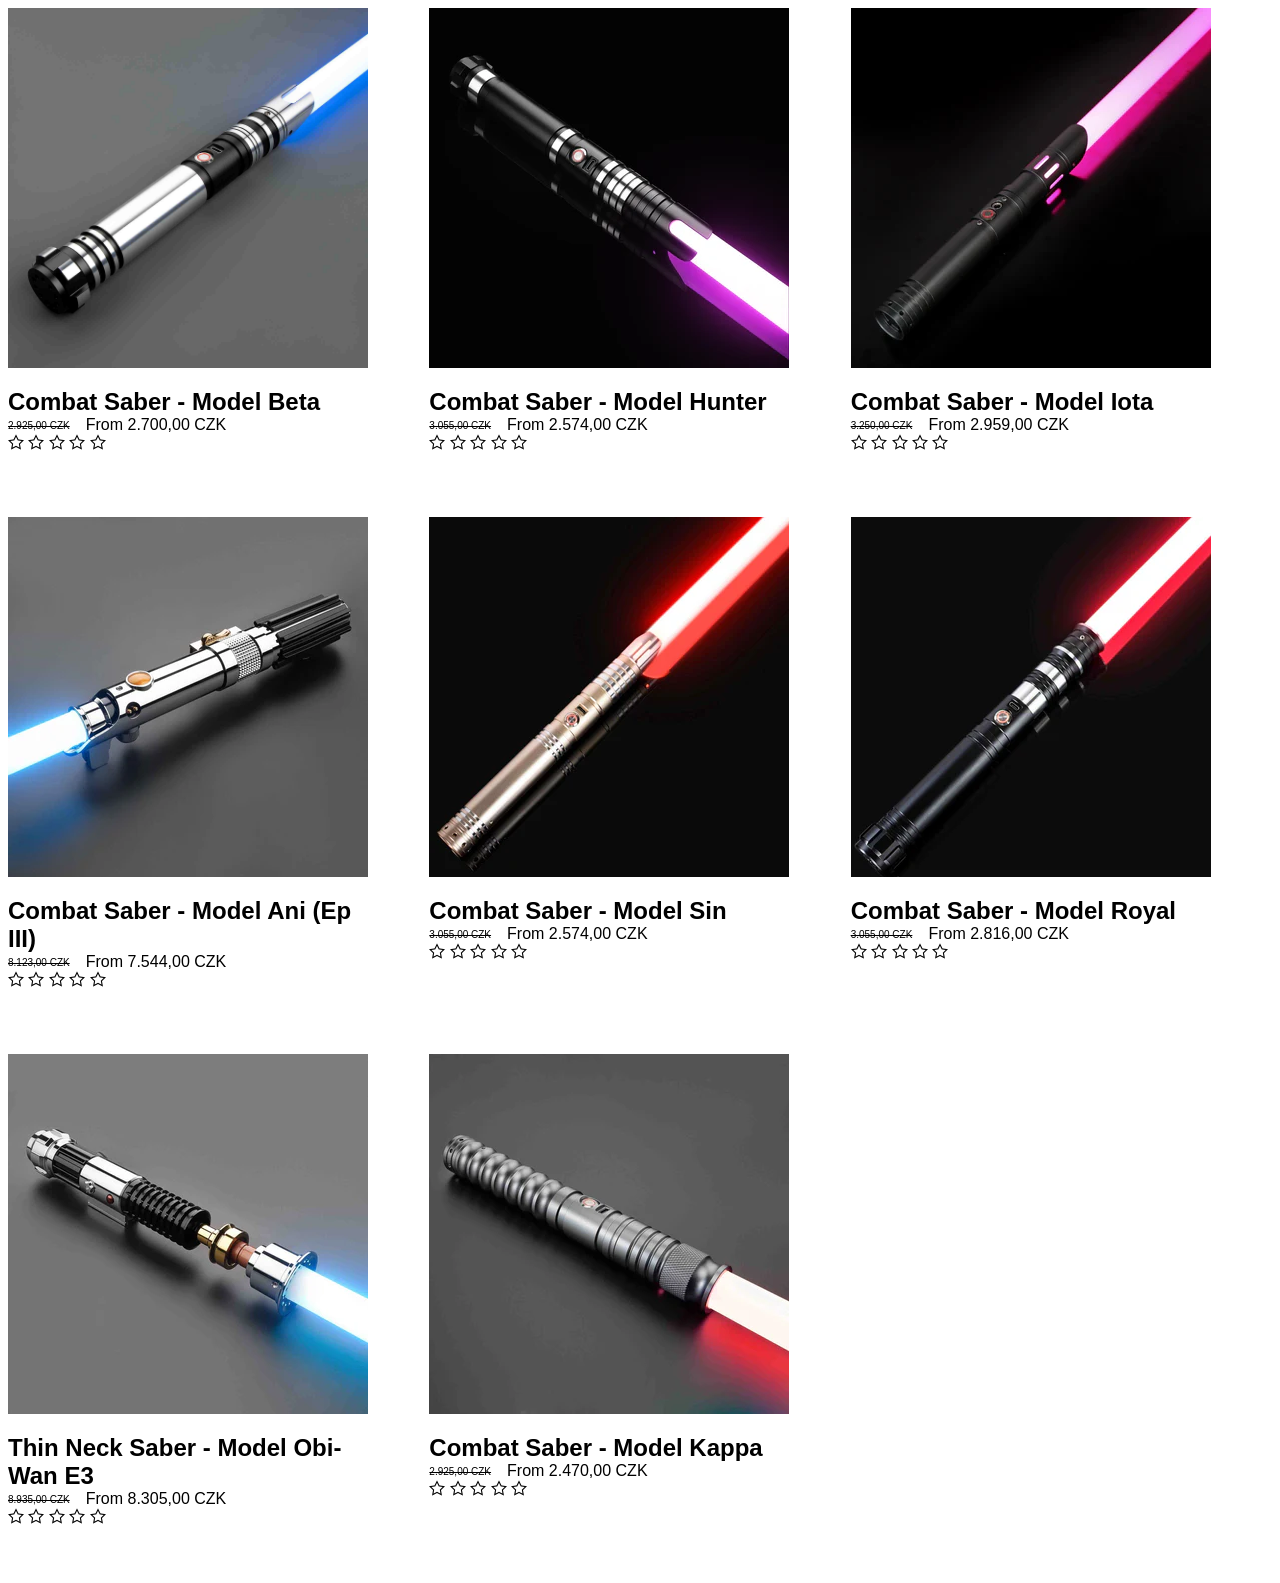
<file: index.html>
<!DOCTYPE html>
<html lang="cs">
<head>
    <meta charset="UTF-8">
    <meta name="viewport" content="width=device-width, initial-scale=1.0">
    <link rel="stylesheet" href="./style/main.css">
    <link rel="stylesheet" href="./icomoon/style.css">
    <title>Document</title>
</head>
<body>
        <div class="cards">
            <div class="card">
                <div><a href="#"><img src="./images/lightsaber_1.jpg" width="360px" alt="Combat Saber - Model Beta"></a></div>
                <div class="caption">
                    <a class="SaberName" href="#">Combat Saber - Model Beta</a>
                    <div class="SaberPrice">
                        <div class="SaberPrice__regular">2.925,00 CZK</div>
                        <div class="SaberPrice__sale">From 2.700,00 CZK</div>
                    </div>
                    <div class="rating">
                        <span class="icon-star-empty"></span>
                        <span class="icon-star-empty"></span>
                        <span class="icon-star-empty"></span>
                        <span class="icon-star-empty"></span>
                        <span class="icon-star-empty"></span>
                    </div>
                </div>
            </div>

            <div class="card">
                <div class="SabersImage"><a href="#"><img src="./images/lightsaber_2.webp" alt="Combat Saber - Model Hunter"></a></div>
                <div class="caption">
                    <a class="SaberName" href="#">Combat Saber - Model Hunter</a>
                    <div class="SaberPrice">
                        <div class="SaberPrice__regular">3.055,00 CZK</div>
                        <div class="SaberPrice__sale">From 2.574,00 CZK</div>
                    </div>
                    <div class="rating">
                        <span class="icon-star-empty"></span>
                        <span class="icon-star-empty"></span>
                        <span class="icon-star-empty"></span>
                        <span class="icon-star-empty"></span>
                        <span class="icon-star-empty"></span>
                    </div>
                </div>
            </div>

            <div class="card">
                <div class="SabersImage"><a href="#"><img src="./images/lightsaber_3.webp" alt="Combat Saber - Model Iota"></a></div>
                <div class="caption">
                    <a class="SaberName" href="#">Combat Saber - Model Iota</a>
                    <div class="SaberPrice">
                        <div class="SaberPrice__regular">3.250,00 CZK</div>
                        <div class="SaberPrice__sale">From 2.959,00 CZK</div>
                    </div>
                    <div class="rating">
                        <span class="icon-star-empty"></span>
                        <span class="icon-star-empty"></span>
                        <span class="icon-star-empty"></span>
                        <span class="icon-star-empty"></span>
                        <span class="icon-star-empty"></span>
                    </div>
                </div>
            </div>

            <div class="card">
                <div class="SabersImage"><a href="#"><img src="./images/lightsaber_4.webp" alt="Combat Saber - Model Ani (Ep III)"></a></div>
                <div class="caption">
                    <a class="SaberName" href="#">Combat Saber - Model Ani (Ep III)</a>
                    <div class="SaberPrice">
                        <div class="SaberPrice__regular">8.123,00 CZK</div>
                        <div class="SaberPrice__sale">From 7.544,00 CZK</div>
                    </div>
                    <div class="rating">
                        <span class="icon-star-empty"></span>
                        <span class="icon-star-empty"></span>
                        <span class="icon-star-empty"></span>
                        <span class="icon-star-empty"></span>
                        <span class="icon-star-empty"></span>
                    </div>
                </div>
            </div>

            <div class="card">
                <div class="SabersImage"><a href="#"><img src="./images/lightsaber_5.webp" alt="Combat Saber - Model Sin"></a></div>
                <div class="caption">
                    <a class="SaberName" href="#">Combat Saber - Model Sin</a>
                    <div class="SaberPrice">
                        <div class="SaberPrice__regular">3.055,00 CZK</div>
                        <div class="SaberPrice__sale">From 2.574,00 CZK</div>
                    </div>
                    <div class="rating">
                        <span class="icon-star-empty"></span>
                        <span class="icon-star-empty"></span>
                        <span class="icon-star-empty"></span>
                        <span class="icon-star-empty"></span>
                        <span class="icon-star-empty"></span>
                    </div>
                </div>
            </div>

            <div class="card">
                <div class="SabersImage"><a href="#"><img src="./images/lightsaber_6.webp" alt="Combat Saber - Model Royal"></a></div>
                <div class="caption">
                    <a class="SaberName" href="#">Combat Saber - Model Royal</a>
                    <div class="SaberPrice">
                        <div class="SaberPrice__regular">3.055,00 CZK</div>
                        <div class="SaberPrice__sale">From 2.816,00 CZK</div>
                    </div>
                    <div class="rating">
                        <span class="icon-star-empty"></span>
                        <span class="icon-star-empty"></span>
                        <span class="icon-star-empty"></span>
                        <span class="icon-star-empty"></span>
                        <span class="icon-star-empty"></span>
                    </div>
                </div>
            </div>

            <div class="card">
                <div class="SabersImage"><a href="#"><img src="./images/lightsaber_7.webp" alt="Thin Neck Saber - Model Obi-Wan E3"></a></div>
                <div class="caption">
                    <a class="SaberName" href="#">Thin Neck Saber - Model Obi-Wan E3</a>
                    <div class="SaberPrice">
                        <div class="SaberPrice__regular">8.935,00 CZK</div>
                        <div class="SaberPrice__sale">From 8.305,00 CZK</div>
                    </div>
                    <div class="rating">
                        <span class="icon-star-empty"></span>
                        <span class="icon-star-empty"></span>
                        <span class="icon-star-empty"></span>
                        <span class="icon-star-empty"></span>
                        <span class="icon-star-empty"></span>
                    </div>
                </div>
            </div>
         
            <div class="card">
                <div class="SabersImage"><a href="#"><img src="./images/lightsaber_8.webp" alt="Combat Saber - Model Kappa"></a></div>
                <div class="caption">
                    <a class="SaberName" href="#">Combat Saber - Model Kappa</a>
                    <div class="SaberPrice">
                        <div class="SaberPrice__regular">2.925,00 CZK</div>
                        <div class="SaberPrice__sale">From 2.470,00 CZK</div>
                    </div>
                    <div class="rating">
                        <span class="icon-star-empty"></span>
                        <span class="icon-star-empty"></span>
                        <span class="icon-star-empty"></span>
                        <span class="icon-star-empty"></span>
                        <span class="icon-star-empty"></span>
                    </div>
                </div>
            </div>
        </div>
</body>
</html>
</file>
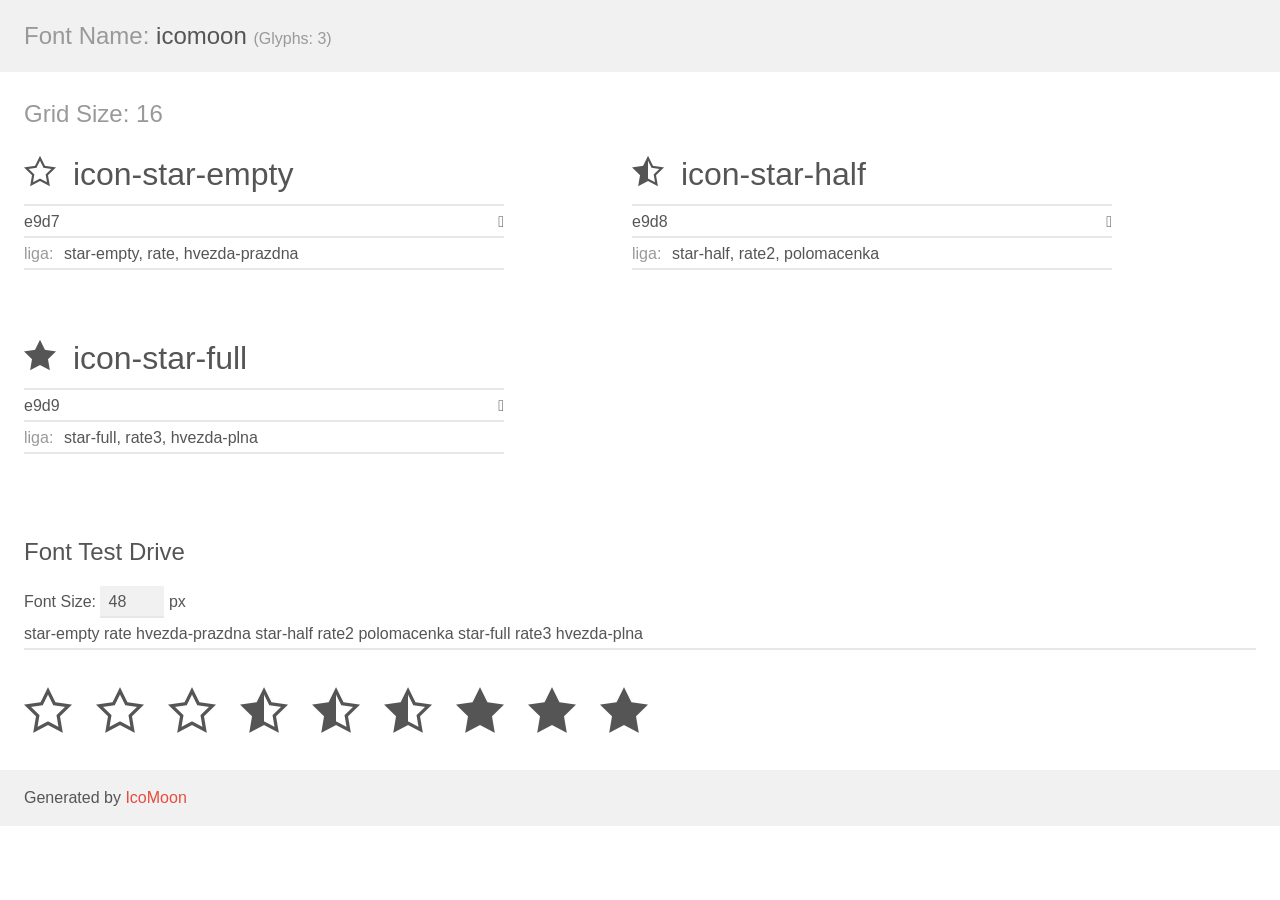
<file: icomoon/demo.html>
<!doctype html>
<html>
<head>
    <meta charset="utf-8">
    <title>IcoMoon Demo</title>
    <meta name="description" content="An Icon Font Generated By IcoMoon.io">
    <meta name="viewport" content="width=device-width, initial-scale=1">
    <link rel="stylesheet" href="demo-files/demo.css">
    <link rel="stylesheet" href="style.css"></head>
<body>
    <div class="bgc1 clearfix">
        <h1 class="mhmm mvm"><span class="fgc1">Font Name:</span> icomoon <small class="fgc1">(Glyphs:&nbsp;3)</small></h1>
    </div>
    <div class="clearfix mhl ptl">
        <h1 class="mvm mtn fgc1">Grid Size: 16</h1>
        <div class="glyph fs1">
            <div class="clearfix bshadow0 pbs">
                <span class="icon-star-empty"></span>
                <span class="mls"> icon-star-empty</span>
            </div>
            <fieldset class="fs0 size1of1 clearfix hidden-false">
                <input type="text" readonly value="e9d7" class="unit size1of2" />
                <input type="text" maxlength="1" readonly value="&#xe9d7;" class="unitRight size1of2 talign-right" />
            </fieldset>
            <div class="fs0 bshadow0 clearfix hidden-false">
                <span class="unit pvs fgc1">liga: </span>
                <input type="text" readonly value="star-empty, rate, hvezda-prazdna" class="liga unitRight" />
            </div>
        </div>
        <div class="glyph fs1">
            <div class="clearfix bshadow0 pbs">
                <span class="icon-star-half"></span>
                <span class="mls"> icon-star-half</span>
            </div>
            <fieldset class="fs0 size1of1 clearfix hidden-false">
                <input type="text" readonly value="e9d8" class="unit size1of2" />
                <input type="text" maxlength="1" readonly value="&#xe9d8;" class="unitRight size1of2 talign-right" />
            </fieldset>
            <div class="fs0 bshadow0 clearfix hidden-false">
                <span class="unit pvs fgc1">liga: </span>
                <input type="text" readonly value="star-half, rate2, polomacenka" class="liga unitRight" />
            </div>
        </div>
        <div class="glyph fs1">
            <div class="clearfix bshadow0 pbs">
                <span class="icon-star-full"></span>
                <span class="mls"> icon-star-full</span>
            </div>
            <fieldset class="fs0 size1of1 clearfix hidden-false">
                <input type="text" readonly value="e9d9" class="unit size1of2" />
                <input type="text" maxlength="1" readonly value="&#xe9d9;" class="unitRight size1of2 talign-right" />
            </fieldset>
            <div class="fs0 bshadow0 clearfix hidden-false">
                <span class="unit pvs fgc1">liga: </span>
                <input type="text" readonly value="star-full, rate3, hvezda-plna" class="liga unitRight" />
            </div>
        </div>
    </div>

    <!--[if gt IE 8]><!-->
    <div class="mhl clearfix mbl">
        <h1>Font Test Drive</h1>
        <label>
            Font Size: <input id="fontSize" type="number" class="textbox0 mbm"
            min="8" value="48" />
            px
        </label>
        <input id="testText" type="text" class="phl size1of1 mvl"
        placeholder="Type some text to test..." value="star-empty rate hvezda-prazdna star-half rate2 polomacenka star-full rate3 hvezda-plna"/>
        <div id="testDrive" class="icon-" style="font-family: icomoon">star-empty rate hvezda-prazdna star-half rate2 polomacenka star-full rate3 hvezda-plna&nbsp;
        </div>
    </div>
    <!--<![endif]-->
    <div class="bgc1 clearfix">
        <p class="mhl">Generated by <a href="https://icomoon.io/app">IcoMoon</a></p>
    </div>
    <script src="liga.js"></script>
    <script src="demo-files/demo.js"></script>
</body>
</html>
</file>
<file: style/main.css>
:root{
    --text-color:#000;
    --odkaz-color: #1010f0;
}

body{
    font-family: sans-serif;
}

.cards{
    display: grid;
    grid-template-columns: repeat(auto-fill, minmax(min(100%,360px),1fr));
    grid-template-rows: repeat(auto, 5);
    row-gap: 1em;
}

.card {
    display: grid;
    grid-row: span 5;
    grid-template-rows: subgrid;
}

.SaberName {
    display: flex;
    font-weight: bolder;
    text-decoration: none;
    color: var(--text-color);
    font-size: x-large;
    max-width: 360px;
    word-wrap: wrap;
}

.SaberPrice{
    display: flex;
    word-wrap: wrap;
    gap: 1em;
}

.SaberPrice__regular{
    display: inline;
    font-size: x-small;
    text-decoration: line-through;
    align-content: center;
}

.SaberPrice__sale{
    display: inline;
}

.rating{

}
</file>
<file: icomoon/style.css>
@font-face {
  font-family: 'icomoon';
  src:  url('fonts/icomoon.eot?teqb2r');
  src:  url('fonts/icomoon.eot?teqb2r#iefix') format('embedded-opentype'),
    url('fonts/icomoon.ttf?teqb2r') format('truetype'),
    url('fonts/icomoon.woff?teqb2r') format('woff'),
    url('fonts/icomoon.svg?teqb2r#icomoon') format('svg');
  font-weight: normal;
  font-style: normal;
  font-display: block;
}

[class^="icon-"], [class*=" icon-"] {
  /* use !important to prevent issues with browser extensions that change fonts */
  font-family: 'icomoon' !important;
  speak: never;
  font-style: normal;
  font-weight: normal;
  font-variant: normal;
  text-transform: none;
  line-height: 1;
  
  /* Enable Ligatures ================ */
  letter-spacing: 0;
  -webkit-font-feature-settings: "liga";
  -moz-font-feature-settings: "liga=1";
  -moz-font-feature-settings: "liga";
  -ms-font-feature-settings: "liga" 1;
  font-feature-settings: "liga";
  -webkit-font-variant-ligatures: discretionary-ligatures;
  font-variant-ligatures: discretionary-ligatures;

  /* Better Font Rendering =========== */
  -webkit-font-smoothing: antialiased;
  -moz-osx-font-smoothing: grayscale;
}

.icon-star-empty:before {
  content: "\e9d7";
}
.icon-star-half:before {
  content: "\e9d8";
}
.icon-star-full:before {
  content: "\e9d9";
}
</file>
<file: icomoon/demo-files/demo.css>
body {
  padding: 0;
  margin: 0;
  font-family: sans-serif;
  font-size: 1em;
  line-height: 1.5;
  color: #555;
  background: #fff;
}
h1 {
  font-size: 1.5em;
  font-weight: normal;
}
small {
  font-size: .66666667em;
}
a {
  color: #e74c3c;
  text-decoration: none;
}
a:hover, a:focus {
  box-shadow: 0 1px #e74c3c;
}
.bshadow0, input {
  box-shadow: inset 0 -2px #e7e7e7;
}
input:hover {
  box-shadow: inset 0 -2px #ccc;
}
input, fieldset {
  font-family: sans-serif;
  font-size: 1em;
  margin: 0;
  padding: 0;
  border: 0;
}
input {
  color: inherit;
  line-height: 1.5;
  height: 1.5em;
  padding: .25em 0;
}
input:focus {
  outline: none;
  box-shadow: inset 0 -2px #449fdb;
}
.glyph {
  font-size: 16px;
  width: 15em;
  padding-bottom: 1em;
  margin-right: 4em;
  margin-bottom: 1em;
  float: left;
  overflow: hidden;
}
.liga {
  width: 80%;
  width: calc(100% - 2.5em);
}
.talign-right {
  text-align: right;
}
.talign-center {
  text-align: center;
}
.bgc1 {
  background: #f1f1f1;
}
.fgc1 {
  color: #999;
}
.fgc0 {
  color: #000;
}
p {
  margin-top: 1em;
  margin-bottom: 1em;
}
.mvm {
  margin-top: .75em;
  margin-bottom: .75em;
}
.mtn {
  margin-top: 0;
}
.mtl, .mal {
  margin-top: 1.5em;
}
.mbl, .mal {
  margin-bottom: 1.5em;
}
.mal, .mhl {
  margin-left: 1.5em;
  margin-right: 1.5em;
}
.mhmm {
  margin-left: 1em;
  margin-right: 1em;
}
.mls {
  margin-left: .25em;
}
.ptl {
  padding-top: 1.5em;
}
.pbs, .pvs {
  padding-bottom: .25em;
}
.pvs, .pts {
  padding-top: .25em;
}
.unit {
  float: left;
}
.unitRight {
  float: right;
}
.size1of2 {
  width: 50%;
}
.size1of1 {
  width: 100%;
}
.clearfix:before, .clearfix:after {
  content: " ";
  display: table;
}
.clearfix:after {
  clear: both;
}
.hidden-true {
  display: none;
}
.textbox0 {
  width: 3em;
  background: #f1f1f1;
  padding: .25em .5em;
  line-height: 1.5;
  height: 1.5em;
}
#testDrive {
  display: block;
  padding-top: 24px;
  line-height: 1.5;
}
.fs0 {
  font-size: 16px;
}
.fs1 {
  font-size: 32px;
}
</file>
